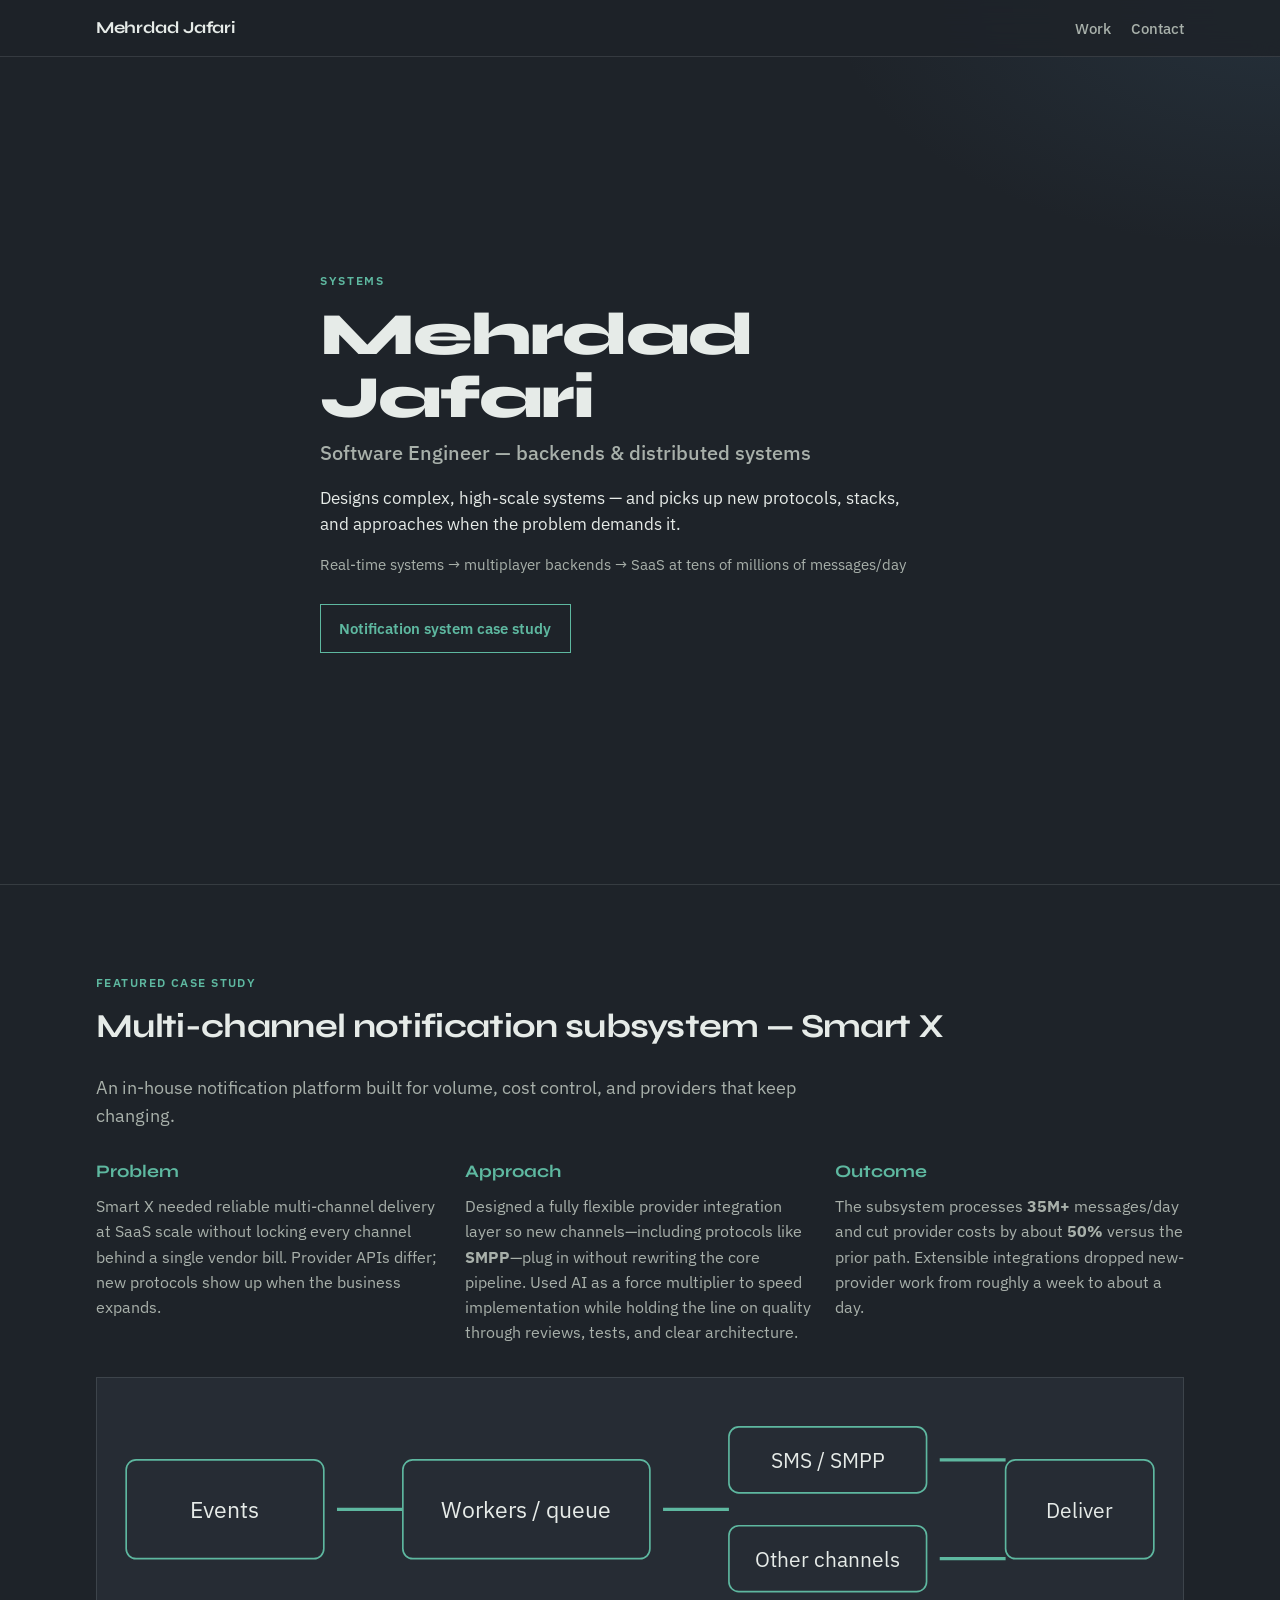
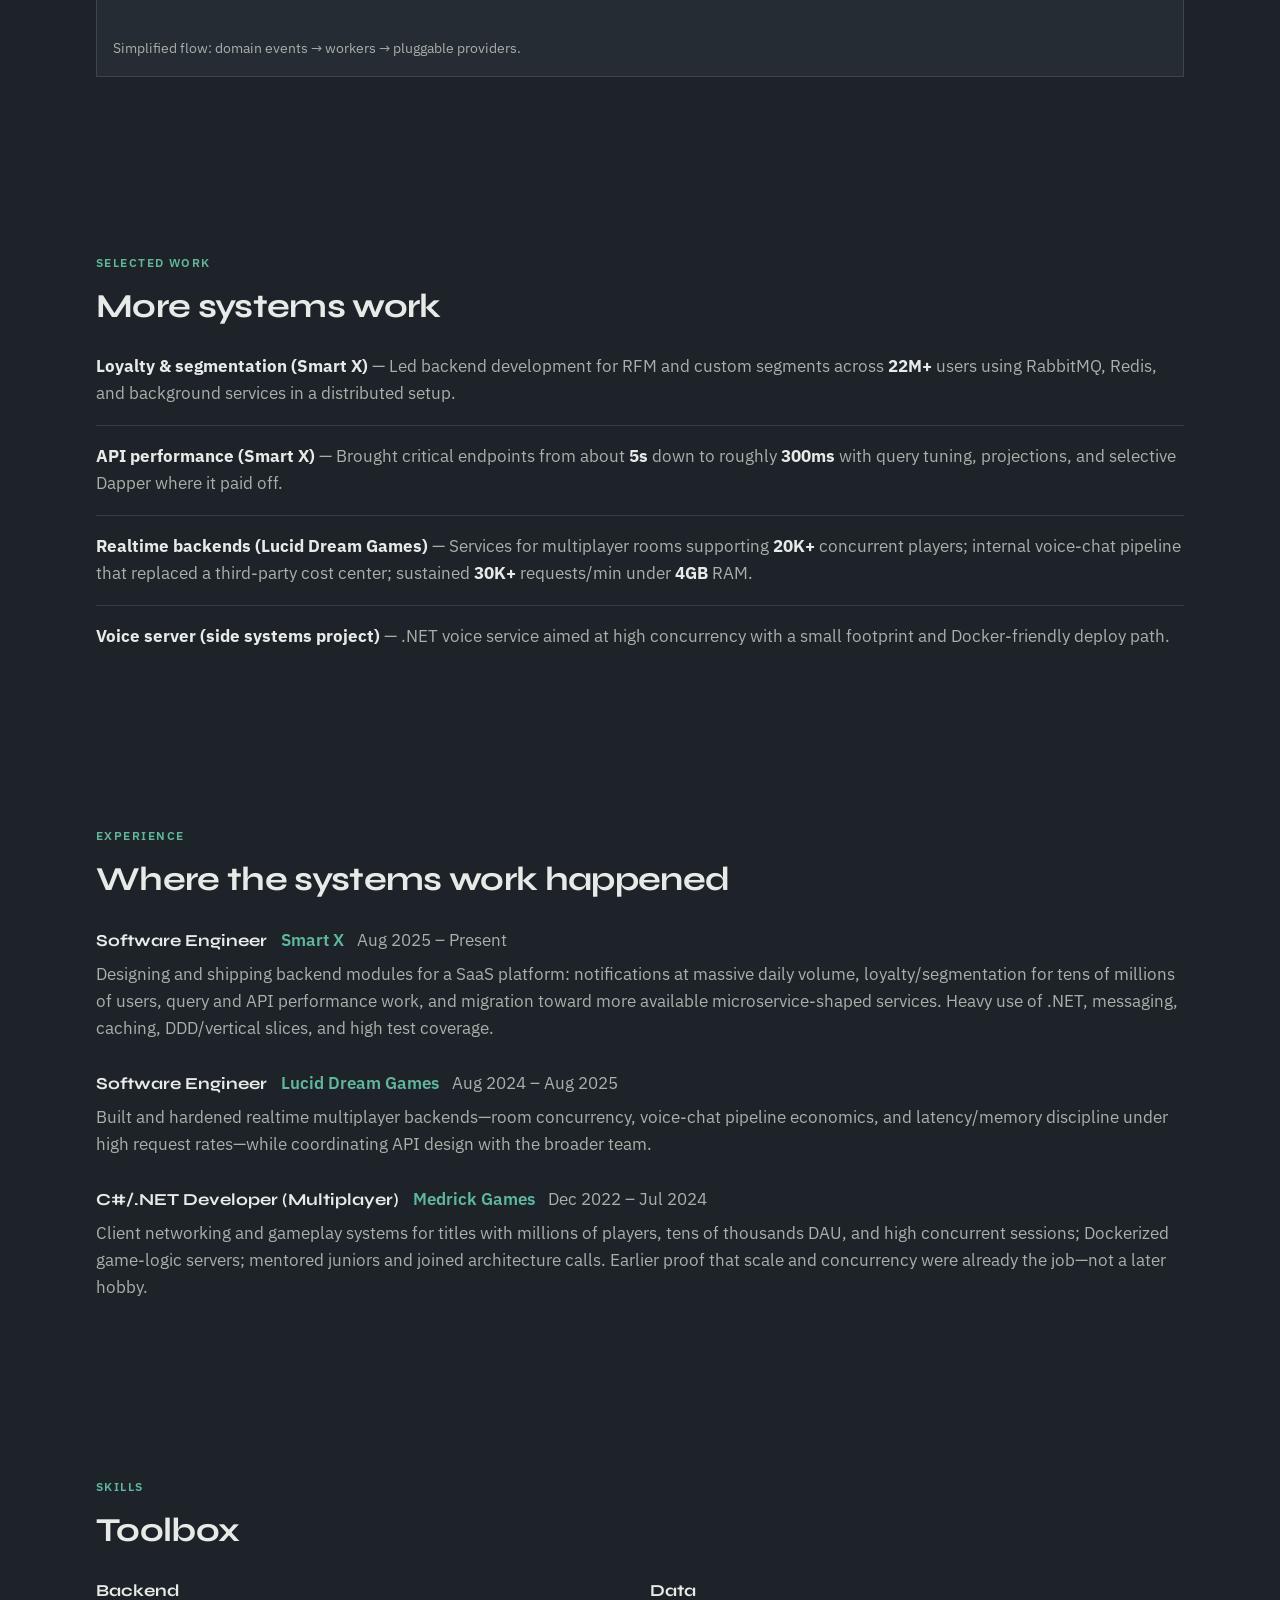
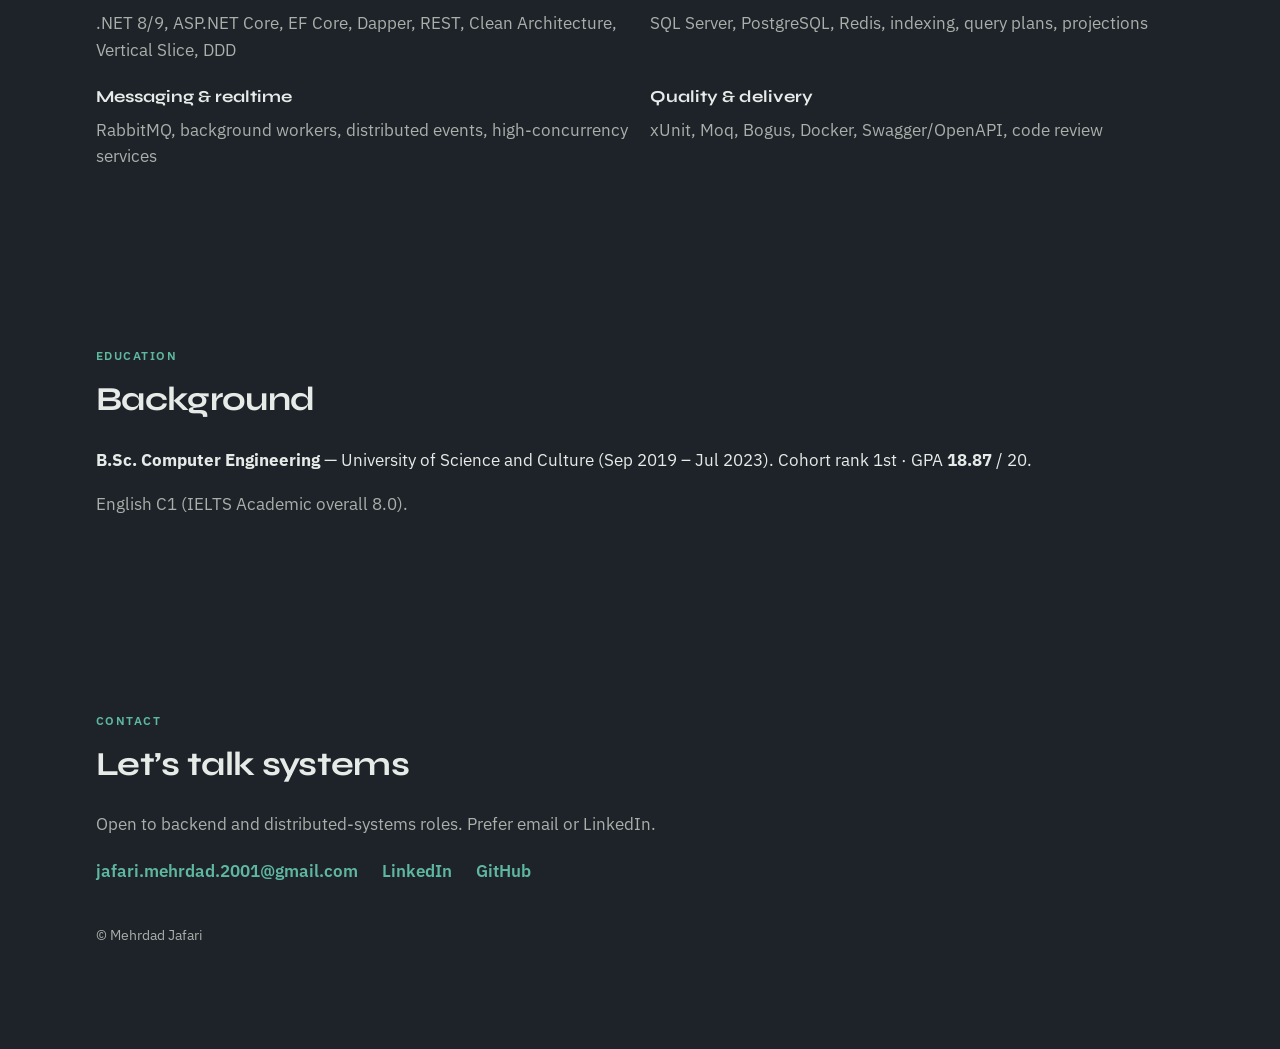
<file: index.html>
<!DOCTYPE html>
<html lang="en">
<head>
  <meta charset="UTF-8">
  <meta name="viewport" content="width=device-width, initial-scale=1">
  <meta name="description" content="Mehrdad Jafari — software engineer for backends and distributed systems. Complex scale, new protocols, production systems.">
  <meta name="author" content="Mehrdad Jafari">
  <title>Mehrdad Jafari — Backend &amp; Distributed Systems Engineer</title>
  <link rel="preconnect" href="https://fonts.googleapis.com">
  <link rel="preconnect" href="https://fonts.gstatic.com" crossorigin>
  <link href="https://fonts.googleapis.com/css2?family=IBM+Plex+Sans:wght@400;500;600&family=Syne:wght@600;700;800&display=swap" rel="stylesheet">
  <link rel="stylesheet" href="./assets/css/portfolio.css">
</head>
<body>
  <nav class="site-nav" aria-label="Primary">
    <div class="wrap site-nav__inner">
      <a class="site-nav__brand" href="#top">Mehrdad Jafari</a>
      <div class="site-nav__links">
        <a href="#work">Work</a>
        <a href="#contact">Contact</a>
      </div>
    </div>
  </nav>

  <header id="top" data-section="hero" class="hero">
    <div class="wrap hero__inner">
      <p class="hero__eyebrow">Systems</p>
      <h1 class="hero__name">Mehrdad Jafari</h1>
      <p class="hero__role">Software Engineer — backends &amp; distributed systems</p>
      <p class="hero__lede">
        Designs complex, high-scale systems — and picks up new protocols, stacks, and approaches when the problem demands it.
      </p>
      <p class="hero__arc muted">
        Real-time systems → multiplayer backends → SaaS at tens of millions of messages/day
      </p>
      <p class="hero__cta">
        <a class="btn" href="#case-study">Notification system case study</a>
      </p>
    </div>
  </header>

  <main>
    <section id="case-study" class="section wrap" aria-label="Notification case study">
      <p class="section-kicker">Featured case study</p>
      <h2>Multi-channel notification subsystem — Smart X</h2>
      <p class="lede">
        An in-house notification platform built for volume, cost control, and providers that keep changing.
      </p>

      <div class="case-grid">
        <article class="case-block">
          <h3>Problem</h3>
          <p>
            Smart X needed reliable multi-channel delivery at SaaS scale without locking every channel
            behind a single vendor bill. Provider APIs differ; new protocols show up when the business expands.
          </p>
        </article>
        <article class="case-block">
          <h3>Approach</h3>
          <p>
            Designed a fully flexible provider integration layer so new channels—including protocols like
            <strong>SMPP</strong>—plug in without rewriting the core pipeline. Used AI as a force multiplier
            to speed implementation while holding the line on quality through reviews, tests, and clear architecture.
          </p>
        </article>
        <article class="case-block">
          <h3>Outcome</h3>
          <p>
            The subsystem processes <strong>35M+</strong> messages/day and cut provider costs by about
            <strong>50%</strong> versus the prior path. Extensible integrations dropped new-provider work
            from roughly a week to about a day.
          </p>
        </article>
      </div>

      <figure class="arch" aria-label="Simplified notification flow">
        <svg viewBox="0 0 640 140" role="img" xmlns="http://www.w3.org/2000/svg">
          <title>Events to workers to providers including SMPP</title>
          <rect x="8" y="40" width="120" height="60" rx="6" fill="#262c34" stroke="#5eb8a0"/>
          <text x="68" y="75" text-anchor="middle" fill="#e6ebe8" font-size="14" font-family="IBM Plex Sans, sans-serif">Events</text>
          <path d="M136 70 H176" stroke="#5eb8a0" stroke-width="2"/>
          <rect x="176" y="40" width="150" height="60" rx="6" fill="#262c34" stroke="#5eb8a0"/>
          <text x="251" y="75" text-anchor="middle" fill="#e6ebe8" font-size="14" font-family="IBM Plex Sans, sans-serif">Workers / queue</text>
          <path d="M334 70 H374" stroke="#5eb8a0" stroke-width="2"/>
          <rect x="374" y="20" width="120" height="40" rx="6" fill="#262c34" stroke="#5eb8a0"/>
          <text x="434" y="45" text-anchor="middle" fill="#e6ebe8" font-size="13" font-family="IBM Plex Sans, sans-serif">SMS / SMPP</text>
          <rect x="374" y="80" width="120" height="40" rx="6" fill="#262c34" stroke="#5eb8a0"/>
          <text x="434" y="105" text-anchor="middle" fill="#e6ebe8" font-size="13" font-family="IBM Plex Sans, sans-serif">Other channels</text>
          <path d="M502 40 H542" stroke="#5eb8a0" stroke-width="2"/>
          <path d="M502 100 H542" stroke="#5eb8a0" stroke-width="2"/>
          <rect x="542" y="40" width="90" height="60" rx="6" fill="#262c34" stroke="#5eb8a0"/>
          <text x="587" y="75" text-anchor="middle" fill="#e6ebe8" font-size="13" font-family="IBM Plex Sans, sans-serif">Deliver</text>
        </svg>
        <figcaption class="muted">Simplified flow: domain events → workers → pluggable providers.</figcaption>
      </figure>
    </section>

    <section id="work" class="section wrap" aria-label="Work">
      <p class="section-kicker">Selected work</p>
      <h2>More systems work</h2>
      <ul class="work-list">
        <li>
          <strong>Loyalty &amp; segmentation (Smart X)</strong> —
          Led backend development for RFM and custom segments across
          <strong>22M+</strong> users using RabbitMQ, Redis, and background services in a distributed setup.
        </li>
        <li>
          <strong>API performance (Smart X)</strong> —
          Brought critical endpoints from about <strong>5s</strong> down to roughly <strong>300ms</strong>
          with query tuning, projections, and selective Dapper where it paid off.
        </li>
        <li>
          <strong>Realtime backends (Lucid Dream Games)</strong> —
          Services for multiplayer rooms supporting <strong>20K+</strong> concurrent players;
          internal voice-chat pipeline that replaced a third-party cost center; sustained
          <strong>30K+</strong> requests/min under <strong>4GB</strong> RAM.
        </li>
        <li>
          <strong>Voice server (side systems project)</strong> —
          .NET voice service aimed at high concurrency with a small footprint and Docker-friendly deploy path.
        </li>
      </ul>
    </section>

    <section id="experience" class="section wrap" aria-label="Experience">
      <p class="section-kicker">Experience</p>
      <h2>Where the systems work happened</h2>
      <ol class="timeline">
        <li>
          <div class="timeline__meta">
            <span class="timeline__role">Software Engineer</span>
            <span class="timeline__org">Smart X</span>
            <span class="timeline__dates muted">Aug 2025 – Present</span>
          </div>
          <p>
            Designing and shipping backend modules for a SaaS platform: notifications at massive daily volume,
            loyalty/segmentation for tens of millions of users, query and API performance work, and migration
            toward more available microservice-shaped services. Heavy use of .NET, messaging, caching, DDD/vertical slices, and high test coverage.
          </p>
        </li>
        <li>
          <div class="timeline__meta">
            <span class="timeline__role">Software Engineer</span>
            <span class="timeline__org">Lucid Dream Games</span>
            <span class="timeline__dates muted">Aug 2024 – Aug 2025</span>
          </div>
          <p>
            Built and hardened realtime multiplayer backends—room concurrency, voice-chat pipeline economics,
            and latency/memory discipline under high request rates—while coordinating API design with the broader team.
          </p>
        </li>
        <li>
          <div class="timeline__meta">
            <span class="timeline__role">C#/.NET Developer (Multiplayer)</span>
            <span class="timeline__org">Medrick Games</span>
            <span class="timeline__dates muted">Dec 2022 – Jul 2024</span>
          </div>
          <p>
            Client networking and gameplay systems for titles with millions of players, tens of thousands DAU,
            and high concurrent sessions; Dockerized game-logic servers; mentored juniors and joined architecture calls.
            Earlier proof that scale and concurrency were already the job—not a later hobby.
          </p>
        </li>
      </ol>
    </section>

    <section id="skills" class="section wrap" aria-label="Skills">
      <p class="section-kicker">Skills</p>
      <h2>Toolbox</h2>
      <div class="skill-groups">
        <div>
          <h3>Backend</h3>
          <p class="muted">.NET 8/9, ASP.NET Core, EF Core, Dapper, REST, Clean Architecture, Vertical Slice, DDD</p>
        </div>
        <div>
          <h3>Data</h3>
          <p class="muted">SQL Server, PostgreSQL, Redis, indexing, query plans, projections</p>
        </div>
        <div>
          <h3>Messaging &amp; realtime</h3>
          <p class="muted">RabbitMQ, background workers, distributed events, high-concurrency services</p>
        </div>
        <div>
          <h3>Quality &amp; delivery</h3>
          <p class="muted">xUnit, Moq, Bogus, Docker, Swagger/OpenAPI, code review</p>
        </div>
      </div>
    </section>

    <section id="education" class="section wrap" aria-label="Education">
      <p class="section-kicker">Education</p>
      <h2>Background</h2>
      <p>
        <strong>B.Sc. Computer Engineering</strong> — University of Science and Culture (Sep 2019 – Jul 2023).
        Cohort rank 1st · GPA <strong>18.87</strong> / 20.
      </p>
      <p class="muted">English C1 (IELTS Academic overall 8.0).</p>
    </section>

    <section id="contact" class="section wrap contact" aria-label="Contact">
      <p class="section-kicker">Contact</p>
      <h2>Let’s talk systems</h2>
      <p class="muted">Open to backend and distributed-systems roles. Prefer email or LinkedIn.</p>
      <ul class="contact-list">
        <li><a href="mailto:jafari.mehrdad.2001@gmail.com">jafari.mehrdad.2001@gmail.com</a></li>
        <li><a href="https://www.linkedin.com/in/mehrdad-jafari-developer/" rel="noopener noreferrer" target="_blank">LinkedIn</a></li>
        <li><a href="https://github.com/MEHRDADsmj" rel="noopener noreferrer" target="_blank">GitHub</a></li>
      </ul>
      <p class="footer-note muted">© Mehrdad Jafari</p>
    </section>
  </main>
  <script type="module" src="./assets/js/portfolio.js"></script>
</body>
</html>
</file>
<file: assets/css/portfolio.css>
:root {
  --bg: #1e2329;
  --bg-elevated: #262c34;
  --text: #e6ebe8;
  --text-muted: #a8b0aa;
  --accent: #5eb8a0;
  --accent-soft: rgba(94, 184, 160, 0.16);
  --border: rgba(230, 235, 232, 0.12);
  --font-display: "Syne", "Segoe UI", sans-serif;
  --font-body: "IBM Plex Sans", "Segoe UI", sans-serif;
  --space: clamp(1rem, 2.5vw, 2rem);
  --max: 68rem;
}

*,
*::before,
*::after {
  box-sizing: border-box;
}

html {
  scroll-behavior: smooth;
}

body {
  margin: 0;
  min-height: 100vh;
  background:
    radial-gradient(1200px 600px at 10% -10%, rgba(94, 184, 160, 0.12), transparent 55%),
    radial-gradient(900px 500px at 100% 0%, rgba(70, 110, 140, 0.18), transparent 50%),
    var(--bg);
  color: var(--text);
  font-family: var(--font-body);
  font-size: 1.05rem;
  line-height: 1.6;
}

img {
  max-width: 100%;
  height: auto;
}

a {
  color: var(--accent);
}

a:hover {
  color: #7dcfba;
}

.wrap {
  width: min(100% - 2 * var(--space), var(--max));
  margin-inline: auto;
}

.section {
  padding-block: clamp(3rem, 8vw, 5.5rem);
  scroll-margin-top: 4.5rem;
}

#top {
  scroll-margin-top: 4.5rem;
}

.section h2 {
  font-family: var(--font-display);
  font-size: clamp(1.6rem, 3vw, 2.1rem);
  font-weight: 700;
  letter-spacing: -0.02em;
  margin: 0 0 1.25rem;
}

.muted {
  color: var(--text-muted);
}

.site-nav {
  position: sticky;
  top: 0;
  z-index: 20;
  backdrop-filter: blur(12px);
  background: rgba(30, 35, 41, 0.85);
  border-bottom: 1px solid var(--border);
}

.site-nav__inner {
  display: flex;
  align-items: center;
  justify-content: space-between;
  gap: 1rem;
  min-height: 3.5rem;
}

.site-nav__brand {
  font-family: var(--font-display);
  font-weight: 700;
  color: var(--text);
  text-decoration: none;
  letter-spacing: -0.02em;
}

.site-nav__links {
  display: flex;
  gap: 1.25rem;
}

.site-nav__links a {
  color: var(--text-muted);
  text-decoration: none;
  font-size: 0.95rem;
  font-weight: 500;
}

.site-nav__links a:hover {
  color: var(--accent);
}

.hero {
  min-height: min(92vh, 52rem);
  display: flex;
  align-items: center;
  padding-block: clamp(3rem, 10vh, 6rem);
  border-bottom: 1px solid var(--border);
}

.hero__inner {
  max-width: 40rem;
}

.hero__eyebrow {
  margin: 0 0 0.75rem;
  font-size: 0.75rem;
  letter-spacing: 0.14em;
  text-transform: uppercase;
  color: var(--accent);
  font-weight: 600;
}

.hero__name {
  margin: 0 0 0.5rem;
  font-family: var(--font-display);
  font-size: clamp(2.4rem, 7vw, 3.75rem);
  font-weight: 800;
  letter-spacing: -0.03em;
  line-height: 1.05;
}

.hero__role {
  margin: 0 0 1rem;
  font-size: clamp(1.05rem, 2.2vw, 1.25rem);
  color: var(--text-muted);
  font-weight: 500;
}

.hero__lede {
  margin: 0 0 0.85rem;
  max-width: 36em;
}

.hero__arc {
  margin: 0 0 1.75rem;
  font-size: 0.95rem;
}

.btn {
  display: inline-block;
  padding: 0.7rem 1.15rem;
  border: 1px solid var(--accent);
  color: var(--accent);
  text-decoration: none;
  font-weight: 600;
  font-size: 0.95rem;
  transition: background 160ms ease, color 160ms ease;
}

.btn:hover,
.btn.is-hot {
  background: var(--accent-soft);
  color: #9fddcc;
}

@keyframes rise-in {
  from {
    opacity: 0;
    transform: translateY(18px);
  }
  to {
    opacity: 1;
    transform: none;
  }
}

.motion-ready [data-section="hero"].is-visible .hero__inner {
  animation: rise-in 700ms ease both;
}

.motion-ready #case-study.is-visible {
  animation: rise-in 650ms ease both;
}

@media (prefers-reduced-motion: reduce) {
  .motion-ready [data-section="hero"].is-visible .hero__inner,
  .motion-ready #case-study.is-visible {
    animation: none;
  }
}

.section-kicker {
  margin: 0 0 0.5rem;
  font-size: 0.75rem;
  letter-spacing: 0.12em;
  text-transform: uppercase;
  color: var(--accent);
  font-weight: 600;
}

.lede {
  margin: 0 0 1.75rem;
  max-width: 40em;
  color: var(--text-muted);
  font-size: 1.1rem;
}

.case-grid {
  display: grid;
  gap: 1.25rem;
  margin-bottom: 2rem;
}

@media (min-width: 720px) {
  .case-grid {
    grid-template-columns: repeat(3, 1fr);
  }
}

.case-block h3 {
  margin: 0 0 0.5rem;
  font-family: var(--font-display);
  font-size: 1.1rem;
  color: var(--accent);
}

.case-block p {
  margin: 0;
  color: var(--text-muted);
  font-size: 0.98rem;
}

.arch {
  margin: 0;
  padding: 1rem;
  background: var(--bg-elevated);
  border: 1px solid var(--border);
}

.arch svg {
  display: block;
  width: 100%;
  height: auto;
}

.arch figcaption {
  margin-top: 0.75rem;
  font-size: 0.9rem;
}

.work-list {
  margin: 0;
  padding: 0;
  list-style: none;
  display: grid;
  gap: 1.1rem;
}

.work-list li {
  padding-bottom: 1.1rem;
  border-bottom: 1px solid var(--border);
  color: var(--text-muted);
}

.work-list li:last-child {
  border-bottom: 0;
  padding-bottom: 0;
}

.work-list strong {
  color: var(--text);
}

.timeline {
  margin: 0;
  padding: 0;
  list-style: none;
  display: grid;
  gap: 1.75rem;
}

.timeline__meta {
  display: flex;
  flex-wrap: wrap;
  gap: 0.35rem 0.85rem;
  margin-bottom: 0.4rem;
  align-items: baseline;
}

.timeline__role {
  font-family: var(--font-display);
  font-weight: 700;
}

.timeline__org {
  color: var(--accent);
  font-weight: 600;
}

.timeline p {
  margin: 0;
  color: var(--text-muted);
}

.skill-groups {
  display: grid;
  gap: 1.25rem;
}

@media (min-width: 700px) {
  .skill-groups {
    grid-template-columns: 1fr 1fr;
  }
}

.skill-groups h3 {
  margin: 0 0 0.35rem;
  font-family: var(--font-display);
  font-size: 1.05rem;
}

.skill-groups p {
  margin: 0;
}

.contact-list {
  list-style: none;
  margin: 1.25rem 0 0;
  padding: 0;
  display: flex;
  flex-wrap: wrap;
  gap: 1rem 1.5rem;
}

.contact-list a {
  font-weight: 600;
  text-decoration: none;
}

.footer-note {
  margin-top: 2.5rem;
  font-size: 0.85rem;
}

@media (max-width: 400px) {
  .site-nav__inner {
    flex-wrap: wrap;
    padding-block: 0.65rem;
  }

  .hero__name {
    font-size: 2.1rem;
  }
}
</file>
